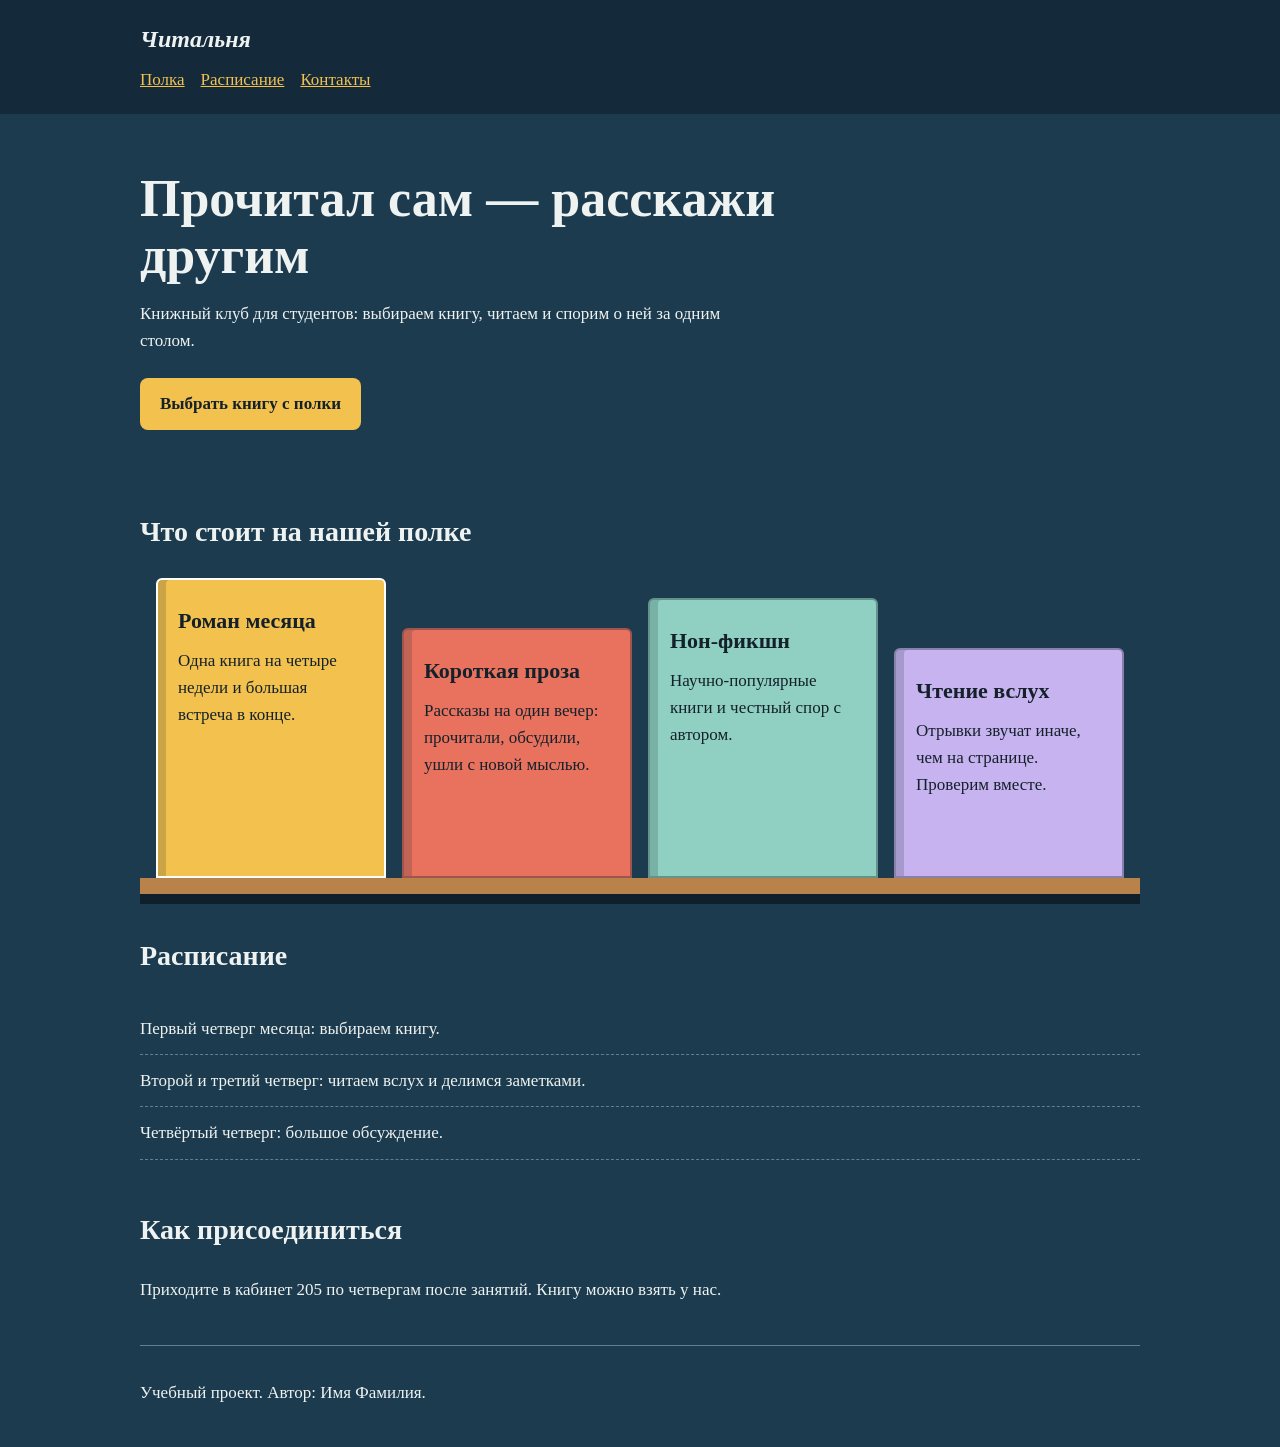
<file: день 1/index.html>
<!DOCTYPE html>
<html lang="ru">
<head>
  <meta charset="UTF-8">
  <meta name="viewport" content="width=device-width, initial-scale=1.0">
  <title>Читальня — книжный клуб</title>
  <link rel="stylesheet" href="style.css">
</head>
<body>
  <header class="site-header">
    <div class="container">
      <p class="brand">Читальня</p>
      <nav aria-label="Основная навигация">
        <a href="#topics">Полка</a>
        <a href="#schedule">Расписание</a>
        <a href="#contacts">Контакты</a>
      </nav>
    </div>
  </header>

  <main class="container">
    <section class="intro">
      <h1>Прочитал сам — расскажи другим</h1>
      <p>Книжный клуб для студентов: выбираем книгу, читаем и спорим о ней за одним столом.</p>
      <a class="button" href="#topics">Выбрать книгу с полки</a>
    </section>

    <section id="topics">
      <h2>Что стоит на нашей полке</h2>
      <div class="cards">
        <article class="card card-featured">
          <h3>Роман месяца</h3>
          <p>Одна книга на четыре недели и большая встреча в конце.</p>
        </article>
        <article class="card">
          <h3>Короткая проза</h3>
          <p>Рассказы на один вечер: прочитали, обсудили, ушли с новой мыслью.</p>
        </article>
        <article class="card">
          <h3>Нон-фикшн</h3>
          <p>Научно-популярные книги и честный спор с автором.</p>
        </article>
        <article class="card">
          <h3>Чтение вслух</h3>
          <p>Отрывки звучат иначе, чем на странице. Проверим вместе.</p>
        </article>
      </div>
    </section>

    <section id="schedule" class="schedule">
      <h2>Расписание</h2>
      <ul>
        <li>Первый четверг месяца: выбираем книгу.</li>
        <li>Второй и третий четверг: читаем вслух и делимся заметками.</li>
        <li>Четвёртый четверг: большое обсуждение.</li>
      </ul>
    </section>

    <section id="contacts" class="contacts">
      <h2>Как присоединиться</h2>
      <p>Приходите в кабинет 205 по четвергам после занятий. Книгу можно взять у нас.</p>
    </section>
  </main>

  <footer class="container">
    <p>Учебный проект. Автор: Имя Фамилия.</p>
  </footer>
</body>
</html>
</file>
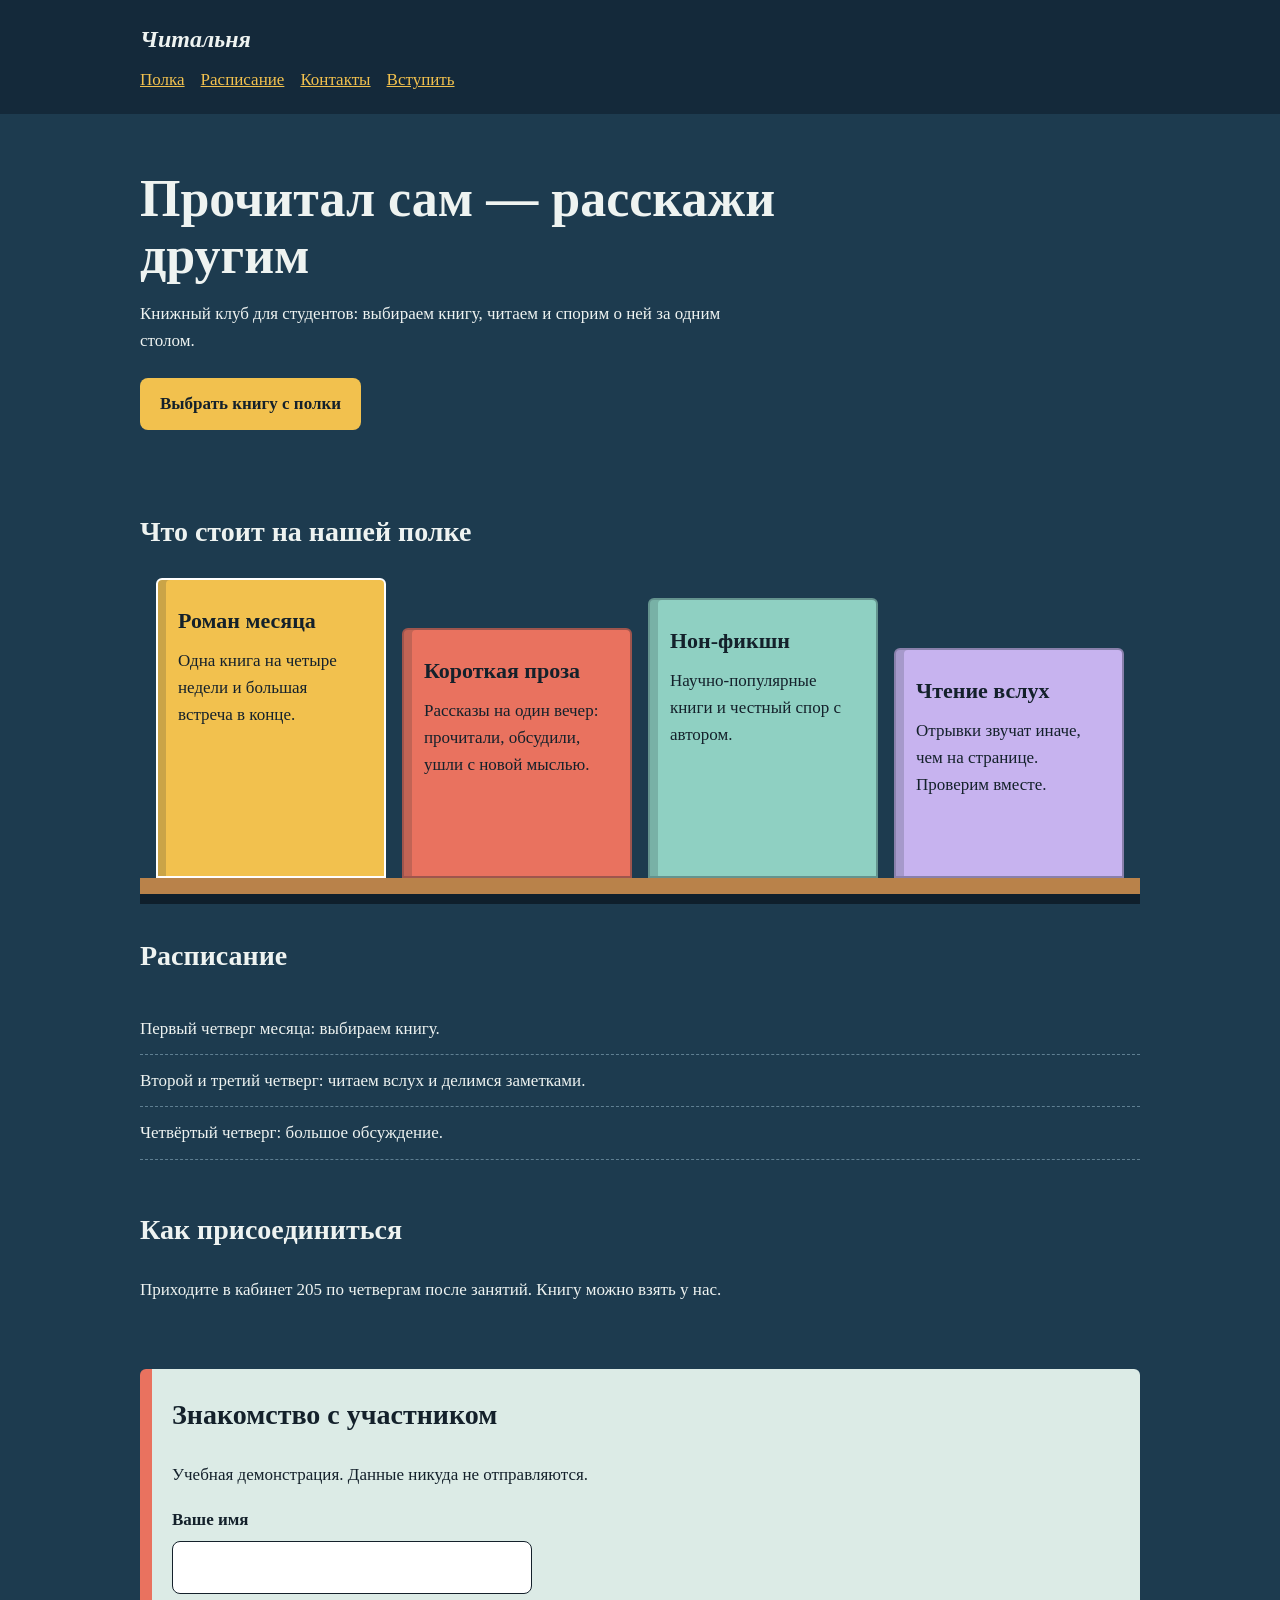
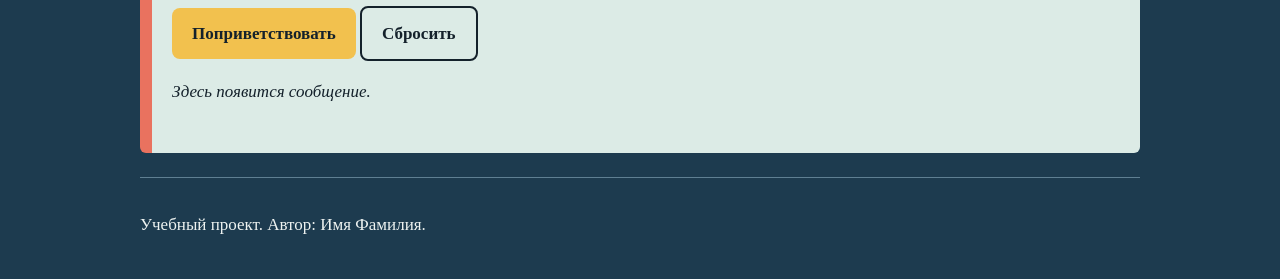
<file: день 2/index.html>
<!DOCTYPE html>
<html lang="ru">
<head>
  <meta charset="UTF-8">
  <meta name="viewport" content="width=device-width, initial-scale=1.0">
  <title>Читальня — книжный клуб</title>
  <link rel="stylesheet" href="style.css">
  <script src="script.js" defer></script>
</head>
<body>
  <header class="site-header">
    <div class="container">
      <p class="brand">Читальня</p>
      <nav aria-label="Основная навигация">
        <a href="#topics">Полка</a>
        <a href="#schedule">Расписание</a>
        <a href="#contacts">Контакты</a>
        <a href="#join">Вступить</a>
      </nav>
    </div>
  </header>

  <main class="container">
    <section class="intro">
      <h1>Прочитал сам — расскажи другим</h1>
      <p>Книжный клуб для студентов: выбираем книгу, читаем и спорим о ней за одним столом.</p>
      <a class="button" href="#topics">Выбрать книгу с полки</a>
    </section>

    <section id="topics">
      <h2>Что стоит на нашей полке</h2>
      <div class="cards">
        <article class="card card-featured">
          <h3>Роман месяца</h3>
          <p>Одна книга на четыре недели и большая встреча в конце.</p>
        </article>
        <article class="card">
          <h3>Короткая проза</h3>
          <p>Рассказы на один вечер: прочитали, обсудили, ушли с новой мыслью.</p>
        </article>
        <article class="card">
          <h3>Нон-фикшн</h3>
          <p>Научно-популярные книги и честный спор с автором.</p>
        </article>
        <article class="card">
          <h3>Чтение вслух</h3>
          <p>Отрывки звучат иначе, чем на странице. Проверим вместе.</p>
        </article>
      </div>
    </section>

    <section id="schedule" class="schedule">
      <h2>Расписание</h2>
      <ul>
        <li>Первый четверг месяца: выбираем книгу.</li>
        <li>Второй и третий четверг: читаем вслух и делимся заметками.</li>
        <li>Четвёртый четверг: большое обсуждение.</li>
      </ul>
    </section>

    <section id="contacts" class="contacts">
      <h2>Как присоединиться</h2>
      <p>Приходите в кабинет 205 по четвергам после занятий. Книгу можно взять у нас.</p>
    </section>

    <section id="join" class="join">
      <h2>Знакомство с участником</h2>
      <p>Учебная демонстрация. Данные никуда не отправляются.</p>
      <label for="visitor-name">Ваше имя</label>
      <input id="visitor-name" type="text" maxlength="40">
      <button id="join-button" class="button" type="button">
        Поприветствовать
      </button>
      <button id="reset-button" class="button button-secondary" type="button">
        Сбросить
      </button>
      <p id="message" role="status">Здесь появится сообщение.</p>
    </section>
  </main>

  <footer class="container">
    <p>Учебный проект. Автор: Имя Фамилия.</p>
  </footer>
</body>
</html>
</file>
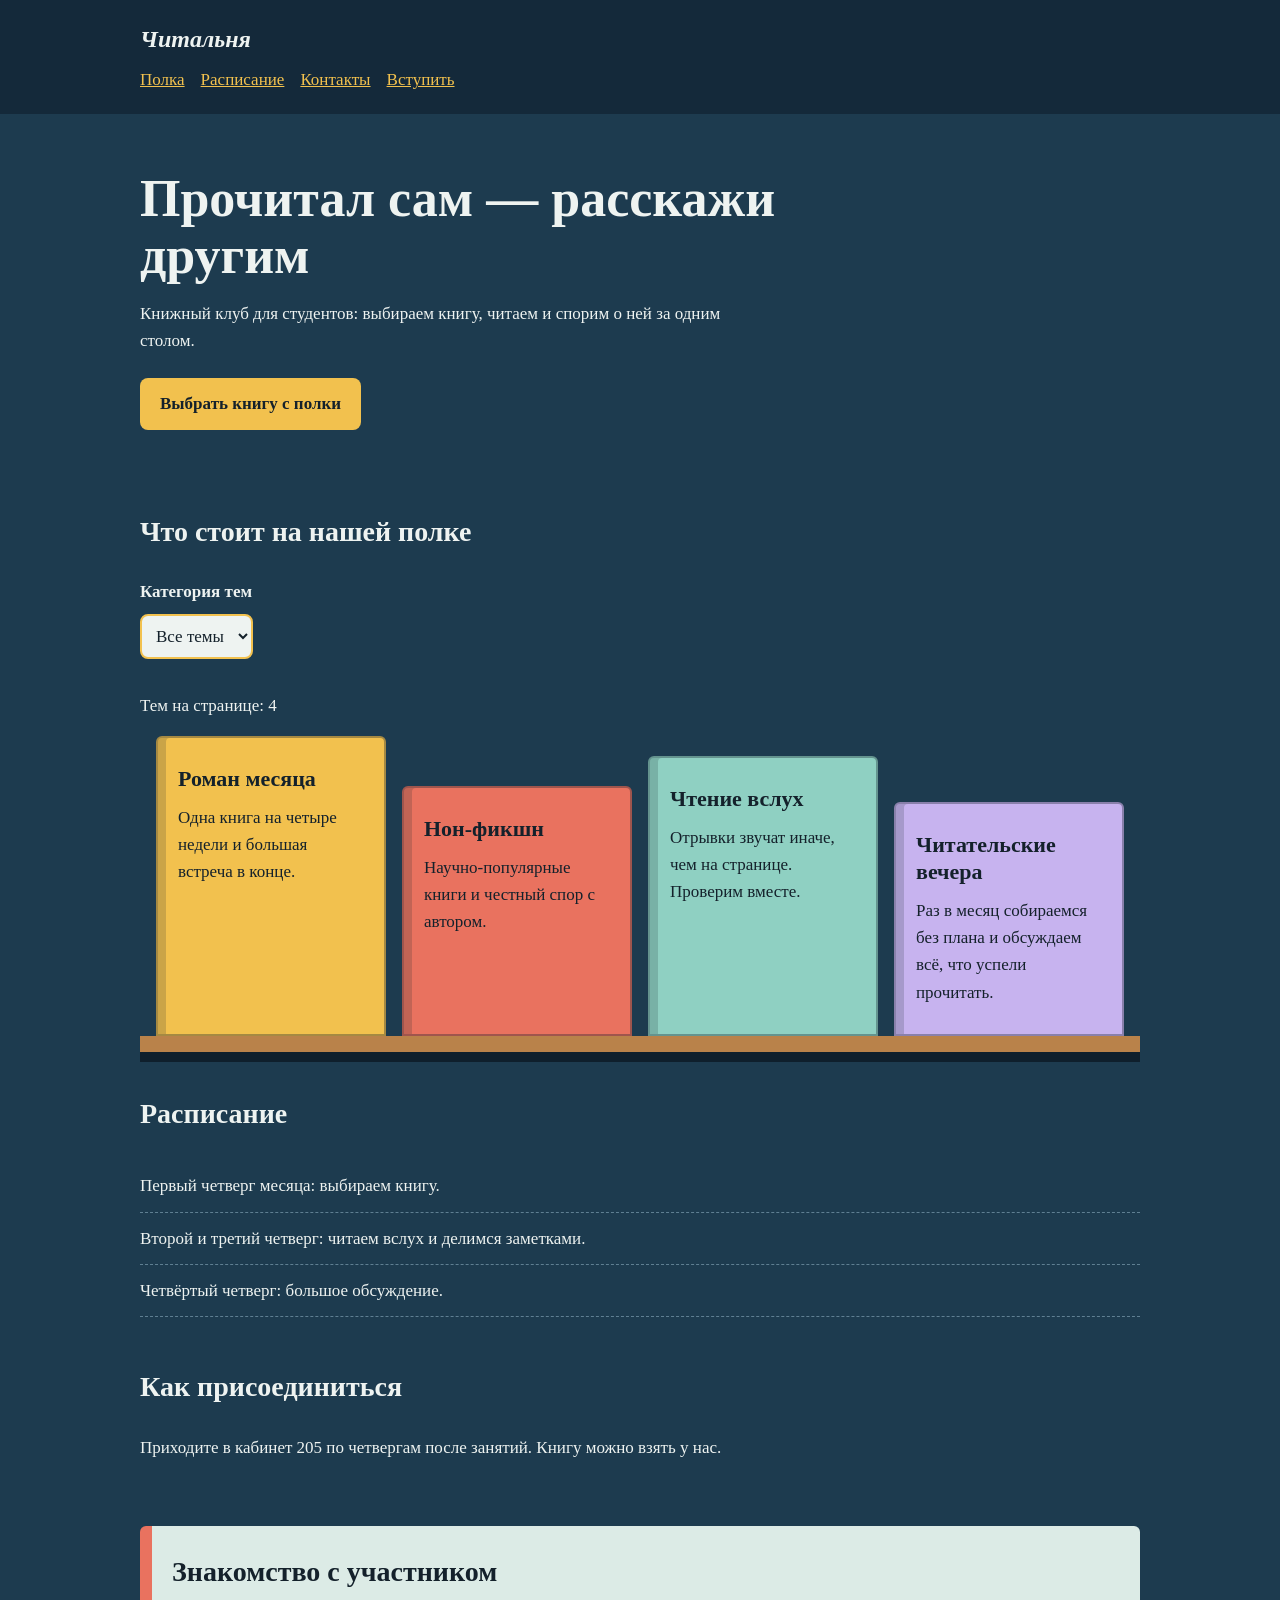
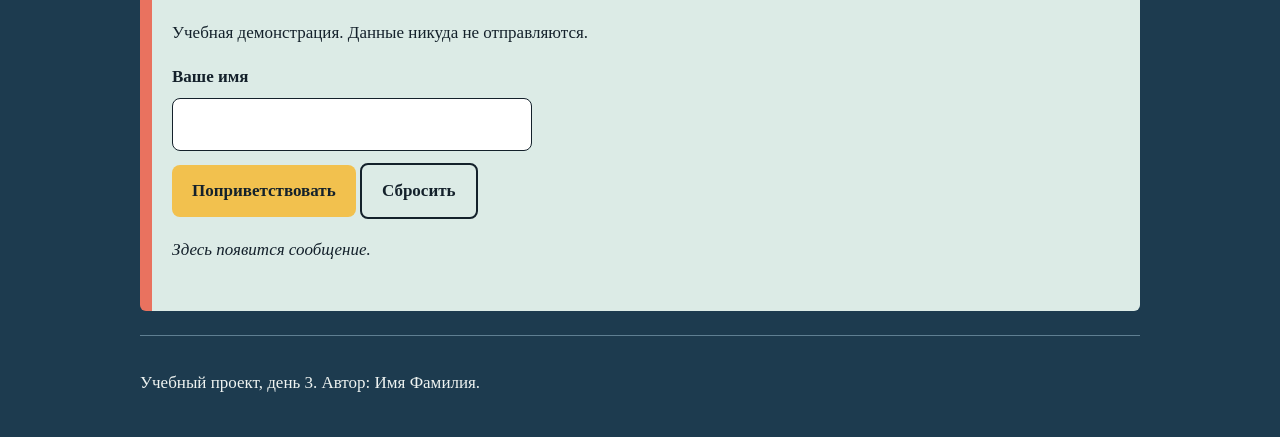
<file: день 3/index.html>
<!DOCTYPE html>
<html lang="ru">
<head>
  <meta charset="UTF-8">
  <meta name="viewport" content="width=device-width, initial-scale=1.0">
  <title>Читальня — книжный клуб</title>
  <link rel="stylesheet" href="style.css">
  <script src="script.js" defer></script>
</head>
<body>
  <header class="site-header">
    <div class="container">
      <p class="brand">Читальня</p>
      <nav aria-label="Основная навигация">
        <a href="#topics">Полка</a>
        <a href="#schedule">Расписание</a>
        <a href="#contacts">Контакты</a>
        <a href="#join">Вступить</a>
      </nav>
    </div>
  </header>

  <main class="container">
    <section class="intro">
      <h1>Прочитал сам — расскажи другим</h1>
      <p>Книжный клуб для студентов: выбираем книгу, читаем и спорим о ней за одним столом.</p>
      <a class="button" href="#topics">Выбрать книгу с полки</a>
    </section>

    <section id="topics">
      <h2>Что стоит на нашей полке</h2>
      <label for="category-filter">Категория тем</label>
      <select id="category-filter">
        <option value="all">Все темы</option>
        <option value="books">Книги</option>
        <option value="meetings">Встречи</option>
      </select>

      <p id="topic-count" role="status"></p>
      <div id="topic-list" class="cards"></div>
      <noscript>Для вывода тем включите JavaScript.</noscript>
    </section>

    <section id="schedule" class="schedule">
      <h2>Расписание</h2>
      <ul>
        <li>Первый четверг месяца: выбираем книгу.</li>
        <li>Второй и третий четверг: читаем вслух и делимся заметками.</li>
        <li>Четвёртый четверг: большое обсуждение.</li>
      </ul>
    </section>

    <section id="contacts" class="contacts">
      <h2>Как присоединиться</h2>
      <p>Приходите в кабинет 205 по четвергам после занятий. Книгу можно взять у нас.</p>
    </section>

    <section id="join" class="join">
      <h2>Знакомство с участником</h2>
      <p>Учебная демонстрация. Данные никуда не отправляются.</p>
      <label for="visitor-name">Ваше имя</label>
      <input id="visitor-name" type="text" maxlength="40">
      <button id="join-button" class="button" type="button">
        Поприветствовать
      </button>
      <button id="reset-button" class="button button-secondary" type="button">
        Сбросить
      </button>
      <p id="message" role="status">Здесь появится сообщение.</p>
    </section>
  </main>

  <footer class="container">
    <p>Учебный проект, день 3. Автор: Имя Фамилия.</p>
  </footer>
</body>
</html>
</file>
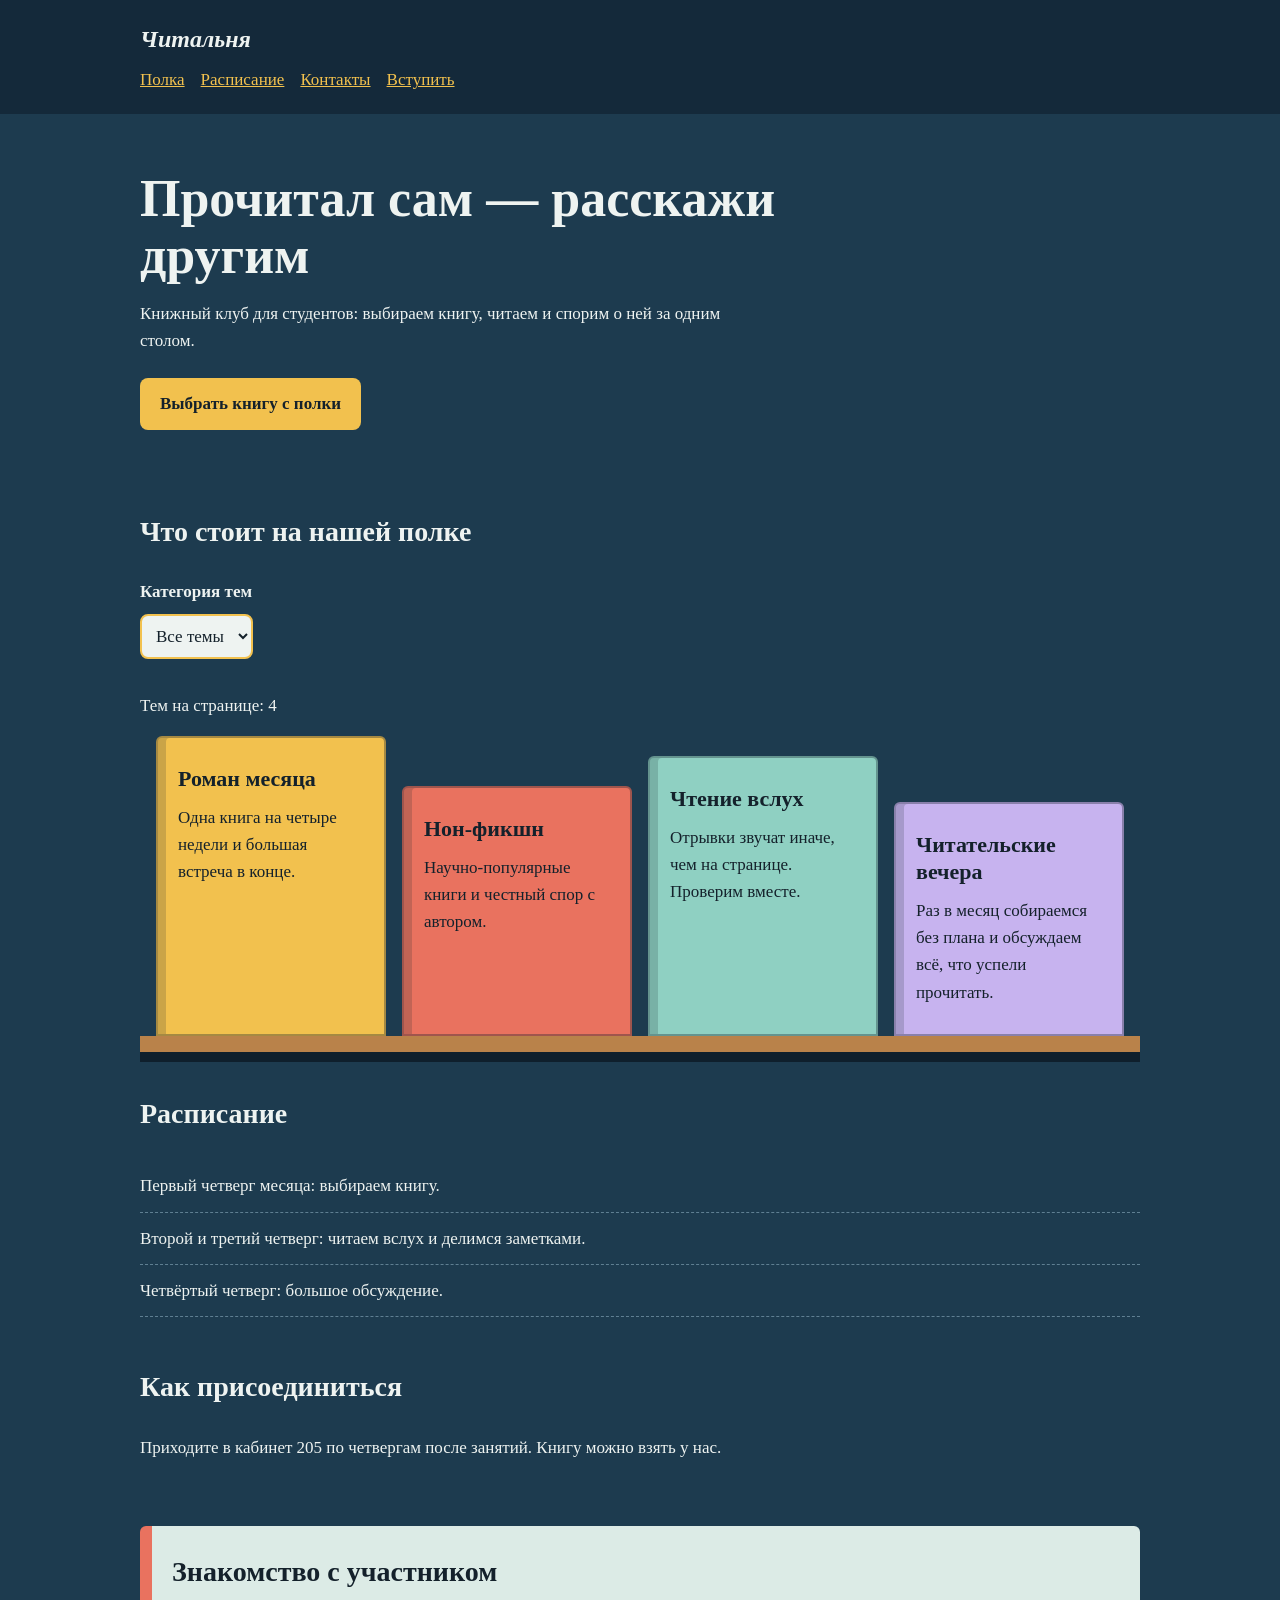
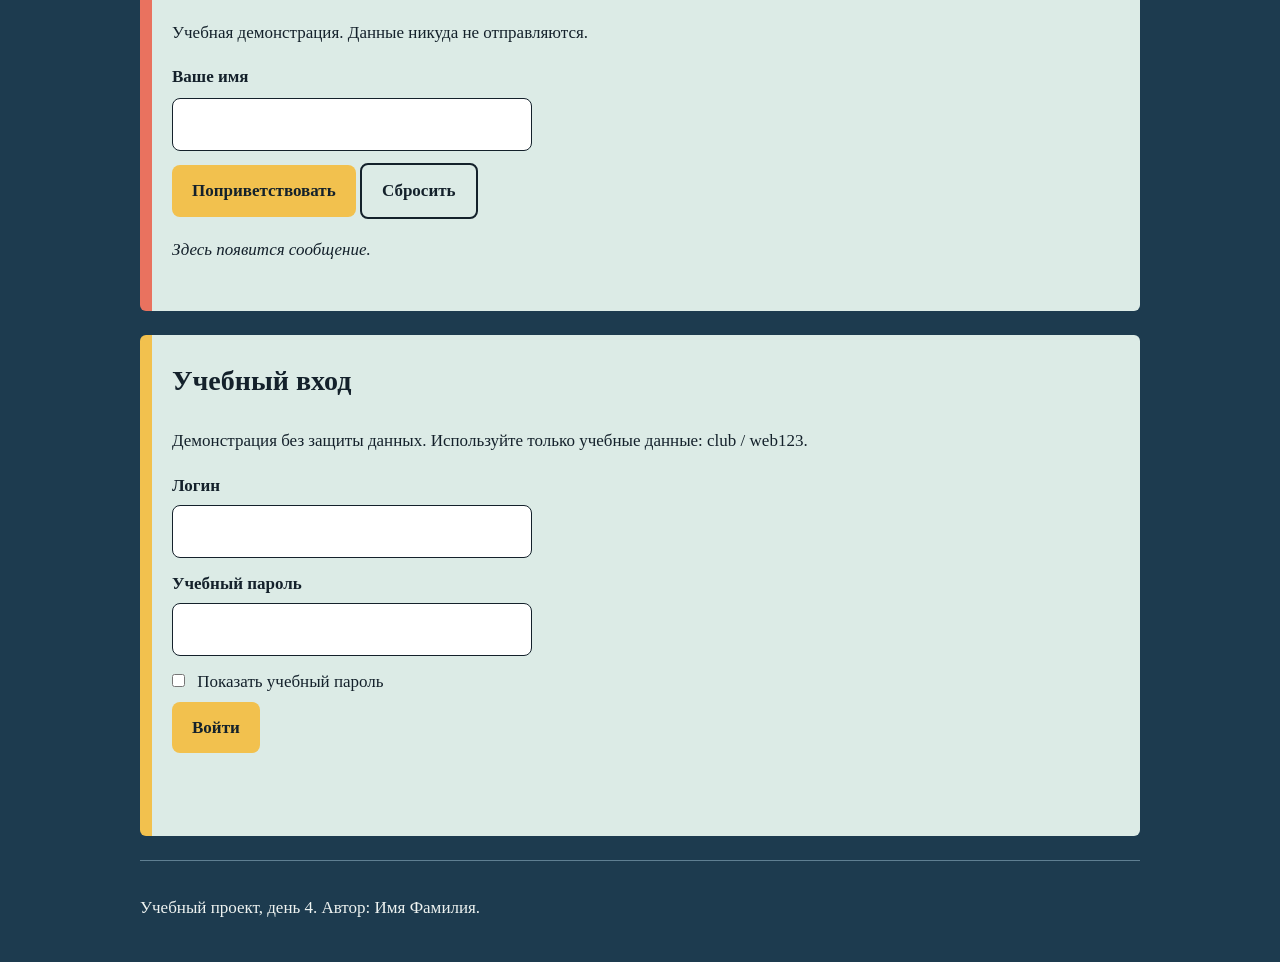
<file: день 4/index.html>
<!DOCTYPE html>
<html lang="ru">
<head>
  <meta charset="UTF-8">
  <meta name="viewport" content="width=device-width, initial-scale=1.0">
  <title>Читальня — книжный клуб</title>
  <link rel="stylesheet" href="style.css">
  <script src="script.js" defer></script>
  <script src="auth.js" defer></script>
</head>
<body>
  <header class="site-header">
    <div class="container">
      <p class="brand">Читальня</p>
      <nav aria-label="Основная навигация">
        <a href="#topics">Полка</a>
        <a href="#schedule">Расписание</a>
        <a href="#contacts">Контакты</a>
        <a href="#join">Вступить</a>
      </nav>
    </div>
  </header>

  <main class="container">
    <section class="intro">
      <h1>Прочитал сам — расскажи другим</h1>
      <p>Книжный клуб для студентов: выбираем книгу, читаем и спорим о ней за одним столом.</p>
      <a class="button" href="#topics">Выбрать книгу с полки</a>
    </section>

    <section id="topics">
      <h2>Что стоит на нашей полке</h2>
      <label for="category-filter">Категория тем</label>
      <select id="category-filter">
        <option value="all">Все темы</option>
        <option value="books">Книги</option>
        <option value="meetings">Встречи</option>
      </select>

      <p id="topic-count" role="status"></p>
      <div id="topic-list" class="cards"></div>
      <noscript>Для вывода тем включите JavaScript.</noscript>
    </section>

    <section id="schedule" class="schedule">
      <h2>Расписание</h2>
      <ul>
        <li>Первый четверг месяца: выбираем книгу.</li>
        <li>Второй и третий четверг: читаем вслух и делимся заметками.</li>
        <li>Четвёртый четверг: большое обсуждение.</li>
      </ul>
    </section>

    <section id="contacts" class="contacts">
      <h2>Как присоединиться</h2>
      <p>Приходите в кабинет 205 по четвергам после занятий. Книгу можно взять у нас.</p>
    </section>

    <section id="join" class="join">
      <h2>Знакомство с участником</h2>
      <p>Учебная демонстрация. Данные никуда не отправляются.</p>
      <label for="visitor-name">Ваше имя</label>
      <input id="visitor-name" type="text" maxlength="40">
      <button id="join-button" class="button" type="button">
        Поприветствовать
      </button>
      <button id="reset-button" class="button button-secondary" type="button">
        Сбросить
      </button>
      <p id="message" role="status">Здесь появится сообщение.</p>
    </section>

    <section id="account" class="auth">
      <h2>Учебный вход</h2>
      <p id="demo-note">Демонстрация без защиты данных.
        Используйте только учебные данные: club / web123.</p>
      <form id="login-form" novalidate aria-describedby="demo-note">
        <label for="login">Логин</label>
        <input id="login" type="text" required
          autocomplete="username" maxlength="40">
        <label for="password">Учебный пароль</label>
        <input id="password" type="password" required
          autocomplete="current-password" maxlength="80">
        <label class="password-toggle">
          <input id="show-password" type="checkbox">
          Показать учебный пароль
        </label>
        <button class="button" type="submit">Войти</button>
      </form>
      <p id="auth-message" role="status"></p>
      <div id="account-panel" hidden>
        <h3 id="account-title" tabindex="-1">Кабинет участника</h3>
        <p id="account-greeting"></p>
        <p>Здесь можно продолжить работу с темами клуба. «Читальня» — учебный проект книжного клуба: полка с темами, расписание и знакомство с участниками.</p>
        <button id="logout-button" class="button" type="button">
          Выйти
        </button>
      </div>
      <noscript>Для учебного входа включите JavaScript.</noscript>
    </section>
  </main>

  <footer class="container">
    <p>Учебный проект, день 4. Автор: Имя Фамилия.</p>
  </footer>
</body>
</html>
</file>
<file: день 1/style.css>
* { box-sizing: border-box; }

body {
  margin: 0;
  font-family: Georgia, "Times New Roman", serif;
  font-size: 17px;
  line-height: 1.6;
  color: #eef3f1;
  background: #1d3b4f;
}

.container {
  width: 90%;
  max-width: 1000px;
  margin: 0 auto;
}

.site-header { padding: 20px 0; background: #14293a; }
.brand { margin: 0 0 8px; font-size: 24px; font-style: italic; font-weight: bold; }
nav { display: flex; flex-wrap: wrap; gap: 16px; }
a { color: #f2c14e; }
a:focus-visible { outline: 3px solid #f2c14e; outline-offset: 4px; }

.intro { padding: 56px 0 40px; }
h1 { font-size: 52px; line-height: 1.1; margin: 0 0 16px; max-width: 14em; }
h2 { font-size: 28px; margin: 40px 0 24px; }
h3 { font-size: 22px; margin: 0 0 12px; line-height: 1.2; }
.intro p { max-width: 36em; margin: 0 0 24px; }

.button {
  display: inline-block;
  padding: 12px 20px;
  background: #f2c14e;
  color: #14212b;
  border-radius: 8px;
  text-decoration: none;
  font-weight: bold;
}
.button:hover { background: #ffd97a; }

/* Полка: карточки — корешки книг */
.cards {
  display: flex;
  gap: 16px;
  align-items: flex-end;
  padding: 0 16px;
  border-bottom: 16px solid #b9824a;
  box-shadow: 0 10px 0 #0f1f2c;
}

.card {
  flex: 1;
  min-width: 0;
  padding: 28px 20px;
  border: 2px solid rgba(20, 33, 43, 0.35);
  border-radius: 6px 6px 0 0;
  color: #14212b;
  background: #f2c14e;
  box-shadow: inset 8px 0 0 rgba(20, 33, 43, 0.18);
  overflow-wrap: anywhere;
}
.card p { margin: 0; }
.card:nth-child(1) { min-height: 300px; background: #f2c14e; }
.card:nth-child(2) { min-height: 250px; background: #e9725f; }
.card:nth-child(3) { min-height: 280px; background: #8fd0c2; }
.card:nth-child(4) { min-height: 230px; background: #c7b3ef; }
.card-featured { border-color: #ffffff; }

.schedule ul { margin: 0; padding: 0; list-style: none; }
.schedule li { padding: 12px 0; border-bottom: 1px dashed #5f7f92; }
.contacts { padding: 8px 0 24px; }
footer { padding: 16px 0 24px; border-top: 1px solid #5f7f92; }

@media (max-width: 700px) {
  .cards { flex-direction: column; align-items: stretch; gap: 4px; padding: 0 12px; }
  .card:nth-child(n) { min-height: 0; padding: 18px 20px; }
  .card:nth-child(1) { margin-left: 0; }
  .card:nth-child(2) { margin-left: 14px; }
  .card:nth-child(3) { margin-left: 4px; }
  .card:nth-child(4) { margin-left: 20px; }
  h1 { font-size: 32px; }
}

@media print {
  nav { display: none; }
  body { color: #000000; background: #ffffff; }
  .site-header { background: #ffffff; }
  a { color: #000000; }
}
</file>
<file: день 2/style.css>
* { box-sizing: border-box; }

body {
  margin: 0;
  font-family: Georgia, "Times New Roman", serif;
  font-size: 17px;
  line-height: 1.6;
  color: #eef3f1;
  background: #1d3b4f;
}

.container {
  width: 90%;
  max-width: 1000px;
  margin: 0 auto;
}

.site-header { padding: 20px 0; background: #14293a; }
.brand { margin: 0 0 8px; font-size: 24px; font-style: italic; font-weight: bold; }
nav { display: flex; flex-wrap: wrap; gap: 16px; }
a { color: #f2c14e; }
a:focus-visible { outline: 3px solid #f2c14e; outline-offset: 4px; }

.intro { padding: 56px 0 40px; }
h1 { font-size: 52px; line-height: 1.1; margin: 0 0 16px; max-width: 14em; }
h2 { font-size: 28px; margin: 40px 0 24px; }
h3 { font-size: 22px; margin: 0 0 12px; line-height: 1.2; }
.intro p { max-width: 36em; margin: 0 0 24px; }

.button {
  display: inline-block;
  padding: 12px 20px;
  background: #f2c14e;
  color: #14212b;
  border-radius: 8px;
  text-decoration: none;
  font-weight: bold;
}
.button:hover { background: #ffd97a; }

/* Полка: карточки — корешки книг */
.cards {
  display: flex;
  gap: 16px;
  align-items: flex-end;
  padding: 0 16px;
  border-bottom: 16px solid #b9824a;
  box-shadow: 0 10px 0 #0f1f2c;
}

.card {
  flex: 1;
  min-width: 0;
  padding: 28px 20px;
  border: 2px solid rgba(20, 33, 43, 0.35);
  border-radius: 6px 6px 0 0;
  color: #14212b;
  background: #f2c14e;
  box-shadow: inset 8px 0 0 rgba(20, 33, 43, 0.18);
  overflow-wrap: anywhere;
}
.card p { margin: 0; }
.card:nth-child(1) { min-height: 300px; background: #f2c14e; }
.card:nth-child(2) { min-height: 250px; background: #e9725f; }
.card:nth-child(3) { min-height: 280px; background: #8fd0c2; }
.card:nth-child(4) { min-height: 230px; background: #c7b3ef; }
.card-featured { border-color: #ffffff; }

.schedule ul { margin: 0; padding: 0; list-style: none; }
.schedule li { padding: 12px 0; border-bottom: 1px dashed #5f7f92; }
.contacts { padding: 8px 0 24px; }
footer { padding: 16px 0 24px; border-top: 1px solid #5f7f92; }

@media (max-width: 700px) {
  .cards { flex-direction: column; align-items: stretch; gap: 4px; padding: 0 12px; }
  .card:nth-child(n) { min-height: 0; padding: 18px 20px; }
  .card:nth-child(1) { margin-left: 0; }
  .card:nth-child(2) { margin-left: 14px; }
  .card:nth-child(3) { margin-left: 4px; }
  .card:nth-child(4) { margin-left: 20px; }
  h1 { font-size: 32px; }
}

@media print {
  nav { display: none; }
  body { color: #000000; background: #ffffff; }
  .site-header { background: #ffffff; }
  a { color: #000000; }
}

/* Элементы второго дня: читательский формуляр */
.join {
  margin: 24px 0;
  padding: 24px 20px;
  color: #14212b;
  background: #dcebe6;
  border-radius: 6px;
  border-left: 12px solid #e9725f;
}
.join h2 { margin-top: 0; }
.join label { display: block; margin-bottom: 8px; font-weight: bold; }
.join input {
  display: block;
  width: 100%;
  max-width: 360px;
  padding: 12px;
  margin-bottom: 12px;
  border: 1px solid #14212b;
  border-radius: 8px;
  background: #ffffff;
  color: #14212b;
  font: inherit;
}
button { font: inherit; border: 0; cursor: pointer; }
.button-secondary {
  background: transparent;
  color: #14212b;
  border: 2px solid #14212b;
}
.button-secondary:hover { background: #c3dcd3; }
.join a:focus-visible, input:focus-visible, button:focus-visible {
  outline: 3px solid #14212b;
  outline-offset: 4px;
}
#message { min-height: 3em; margin-bottom: 0; font-style: italic; overflow-wrap: anywhere; }
</file>
<file: день 3/style.css>
* { box-sizing: border-box; }

body {
  margin: 0;
  font-family: Georgia, "Times New Roman", serif;
  font-size: 17px;
  line-height: 1.6;
  color: #eef3f1;
  background: #1d3b4f;
}

.container {
  width: 90%;
  max-width: 1000px;
  margin: 0 auto;
}

.site-header { padding: 20px 0; background: #14293a; }
.brand { margin: 0 0 8px; font-size: 24px; font-style: italic; font-weight: bold; }
nav { display: flex; flex-wrap: wrap; gap: 16px; }
a { color: #f2c14e; }
a:focus-visible { outline: 3px solid #f2c14e; outline-offset: 4px; }

.intro { padding: 56px 0 40px; }
h1 { font-size: 52px; line-height: 1.1; margin: 0 0 16px; max-width: 14em; }
h2 { font-size: 28px; margin: 40px 0 24px; }
h3 { font-size: 22px; margin: 0 0 12px; line-height: 1.2; }
.intro p { max-width: 36em; margin: 0 0 24px; }

.button {
  display: inline-block;
  padding: 12px 20px;
  background: #f2c14e;
  color: #14212b;
  border-radius: 8px;
  text-decoration: none;
  font-weight: bold;
}
.button:hover { background: #ffd97a; }

/* Полка: карточки — корешки книг */
.cards {
  display: flex;
  gap: 16px;
  align-items: flex-end;
  padding: 0 16px;
  border-bottom: 16px solid #b9824a;
  box-shadow: 0 10px 0 #0f1f2c;
}

.card {
  flex: 1;
  min-width: 0;
  padding: 28px 20px;
  border: 2px solid rgba(20, 33, 43, 0.35);
  border-radius: 6px 6px 0 0;
  color: #14212b;
  background: #f2c14e;
  box-shadow: inset 8px 0 0 rgba(20, 33, 43, 0.18);
  overflow-wrap: anywhere;
}
.card p { margin: 0; }
.card:nth-child(1) { min-height: 300px; background: #f2c14e; }
.card:nth-child(2) { min-height: 250px; background: #e9725f; }
.card:nth-child(3) { min-height: 280px; background: #8fd0c2; }
.card:nth-child(4) { min-height: 230px; background: #c7b3ef; }
.card-featured { border-color: #ffffff; }

.schedule ul { margin: 0; padding: 0; list-style: none; }
.schedule li { padding: 12px 0; border-bottom: 1px dashed #5f7f92; }
.contacts { padding: 8px 0 24px; }
footer { padding: 16px 0 24px; border-top: 1px solid #5f7f92; }

@media (max-width: 700px) {
  .cards { flex-direction: column; align-items: stretch; gap: 4px; padding: 0 12px; }
  .card:nth-child(n) { min-height: 0; padding: 18px 20px; }
  .card:nth-child(1) { margin-left: 0; }
  .card:nth-child(2) { margin-left: 14px; }
  .card:nth-child(3) { margin-left: 4px; }
  .card:nth-child(4) { margin-left: 20px; }
  h1 { font-size: 32px; }
}

@media print {
  nav { display: none; }
  body { color: #000000; background: #ffffff; }
  .site-header { background: #ffffff; }
  a { color: #000000; }
}

/* Элементы второго дня: читательский формуляр */
.join {
  margin: 24px 0;
  padding: 24px 20px;
  color: #14212b;
  background: #dcebe6;
  border-radius: 6px;
  border-left: 12px solid #e9725f;
}
.join h2 { margin-top: 0; }
.join label { display: block; margin-bottom: 8px; font-weight: bold; }
.join input {
  display: block;
  width: 100%;
  max-width: 360px;
  padding: 12px;
  margin-bottom: 12px;
  border: 1px solid #14212b;
  border-radius: 8px;
  background: #ffffff;
  color: #14212b;
  font: inherit;
}
button { font: inherit; border: 0; cursor: pointer; }
.button-secondary {
  background: transparent;
  color: #14212b;
  border: 2px solid #14212b;
}
.button-secondary:hover { background: #c3dcd3; }
.join a:focus-visible, input:focus-visible, button:focus-visible {
  outline: 3px solid #14212b;
  outline-offset: 4px;
}
#message { min-height: 3em; margin-bottom: 0; font-style: italic; overflow-wrap: anywhere; }

/* Третий день: перенос карточек и фильтр */
.cards { flex-wrap: wrap; }
.card { flex: 1 1 200px; max-width: 260px; }
#topics label { display: block; margin-bottom: 8px; font-weight: bold; }
select {
  font: inherit;
  padding: 10px;
  max-width: 100%;
  margin-bottom: 16px;
  color: #14212b;
  background: #eef3f1;
  border: 2px solid #f2c14e;
  border-radius: 8px;
}
select:focus-visible { outline: 3px solid #f2c14e; outline-offset: 4px; }
#topic-count { min-height: 1.5em; }
@media (max-width: 700px) { .card { flex: auto; max-width: none; } }
</file>
<file: день 4/style.css>
* { box-sizing: border-box; }

body {
  margin: 0;
  font-family: Georgia, "Times New Roman", serif;
  font-size: 17px;
  line-height: 1.6;
  color: #eef3f1;
  background: #1d3b4f;
}

.container {
  width: 90%;
  max-width: 1000px;
  margin: 0 auto;
}

.site-header { padding: 20px 0; background: #14293a; }
.brand { margin: 0 0 8px; font-size: 24px; font-style: italic; font-weight: bold; }
nav { display: flex; flex-wrap: wrap; gap: 16px; }
a { color: #f2c14e; }
a:focus-visible { outline: 3px solid #f2c14e; outline-offset: 4px; }

.intro { padding: 56px 0 40px; }
h1 { font-size: 52px; line-height: 1.1; margin: 0 0 16px; max-width: 14em; }
h2 { font-size: 28px; margin: 40px 0 24px; }
h3 { font-size: 22px; margin: 0 0 12px; line-height: 1.2; }
.intro p { max-width: 36em; margin: 0 0 24px; }

.button {
  display: inline-block;
  padding: 12px 20px;
  background: #f2c14e;
  color: #14212b;
  border-radius: 8px;
  text-decoration: none;
  font-weight: bold;
}
.button:hover { background: #ffd97a; }

/* Полка: карточки — корешки книг */
.cards {
  display: flex;
  gap: 16px;
  align-items: flex-end;
  padding: 0 16px;
  border-bottom: 16px solid #b9824a;
  box-shadow: 0 10px 0 #0f1f2c;
}

.card {
  flex: 1;
  min-width: 0;
  padding: 28px 20px;
  border: 2px solid rgba(20, 33, 43, 0.35);
  border-radius: 6px 6px 0 0;
  color: #14212b;
  background: #f2c14e;
  box-shadow: inset 8px 0 0 rgba(20, 33, 43, 0.18);
  overflow-wrap: anywhere;
}
.card p { margin: 0; }
.card:nth-child(1) { min-height: 300px; background: #f2c14e; }
.card:nth-child(2) { min-height: 250px; background: #e9725f; }
.card:nth-child(3) { min-height: 280px; background: #8fd0c2; }
.card:nth-child(4) { min-height: 230px; background: #c7b3ef; }
.card-featured { border-color: #ffffff; }

.schedule ul { margin: 0; padding: 0; list-style: none; }
.schedule li { padding: 12px 0; border-bottom: 1px dashed #5f7f92; }
.contacts { padding: 8px 0 24px; }
footer { padding: 16px 0 24px; border-top: 1px solid #5f7f92; }

@media (max-width: 700px) {
  .cards { flex-direction: column; align-items: stretch; gap: 4px; padding: 0 12px; }
  .card:nth-child(n) { min-height: 0; padding: 18px 20px; }
  .card:nth-child(1) { margin-left: 0; }
  .card:nth-child(2) { margin-left: 14px; }
  .card:nth-child(3) { margin-left: 4px; }
  .card:nth-child(4) { margin-left: 20px; }
  h1 { font-size: 32px; }
}

@media print {
  nav { display: none; }
  body { color: #000000; background: #ffffff; }
  .site-header { background: #ffffff; }
  a { color: #000000; }
}

/* Элементы второго дня: читательский формуляр */
.join {
  margin: 24px 0;
  padding: 24px 20px;
  color: #14212b;
  background: #dcebe6;
  border-radius: 6px;
  border-left: 12px solid #e9725f;
}
.join h2 { margin-top: 0; }
.join label { display: block; margin-bottom: 8px; font-weight: bold; }
.join input {
  display: block;
  width: 100%;
  max-width: 360px;
  padding: 12px;
  margin-bottom: 12px;
  border: 1px solid #14212b;
  border-radius: 8px;
  background: #ffffff;
  color: #14212b;
  font: inherit;
}
button { font: inherit; border: 0; cursor: pointer; }
.button-secondary {
  background: transparent;
  color: #14212b;
  border: 2px solid #14212b;
}
.button-secondary:hover { background: #c3dcd3; }
.join a:focus-visible, input:focus-visible, button:focus-visible {
  outline: 3px solid #14212b;
  outline-offset: 4px;
}
#message { min-height: 3em; margin-bottom: 0; font-style: italic; overflow-wrap: anywhere; }

/* Третий день: перенос карточек и фильтр */
.cards { flex-wrap: wrap; }
.card { flex: 1 1 200px; max-width: 260px; }
#topics label { display: block; margin-bottom: 8px; font-weight: bold; }
select {
  font: inherit;
  padding: 10px;
  max-width: 100%;
  margin-bottom: 16px;
  color: #14212b;
  background: #eef3f1;
  border: 2px solid #f2c14e;
  border-radius: 8px;
}
select:focus-visible { outline: 3px solid #f2c14e; outline-offset: 4px; }
#topic-count { min-height: 1.5em; }
@media (max-width: 700px) { .card { flex: auto; max-width: none; } }

/* Четвёртый день: учебный вход (формуляр с жёлтой закладкой) */
.auth {
  margin: 24px 0;
  padding: 24px 20px;
  color: #14212b;
  background: #dcebe6;
  border-radius: 6px;
  border-left: 12px solid #f2c14e;
}
.auth h2 { margin-top: 0; }
.auth label { display: block; margin: 12px 0 6px; font-weight: bold; }
.auth input {
  display: block;
  width: 100%;
  max-width: 360px;
  padding: 12px;
  margin-bottom: 12px;
  border: 1px solid #14212b;
  border-radius: 8px;
  background: #ffffff;
  color: #14212b;
  font: inherit;
}
#auth-message { min-height: 1.5em; font-style: italic; overflow-wrap: anywhere; }
#account-title:focus { outline: 3px solid #14212b; outline-offset: 4px; }
[hidden] { display: none !important; }
.auth .password-toggle { font-weight: normal; }
.auth .password-toggle input {
  display: inline-block; width: auto; margin: 0 8px 0 0;
}
</file>
